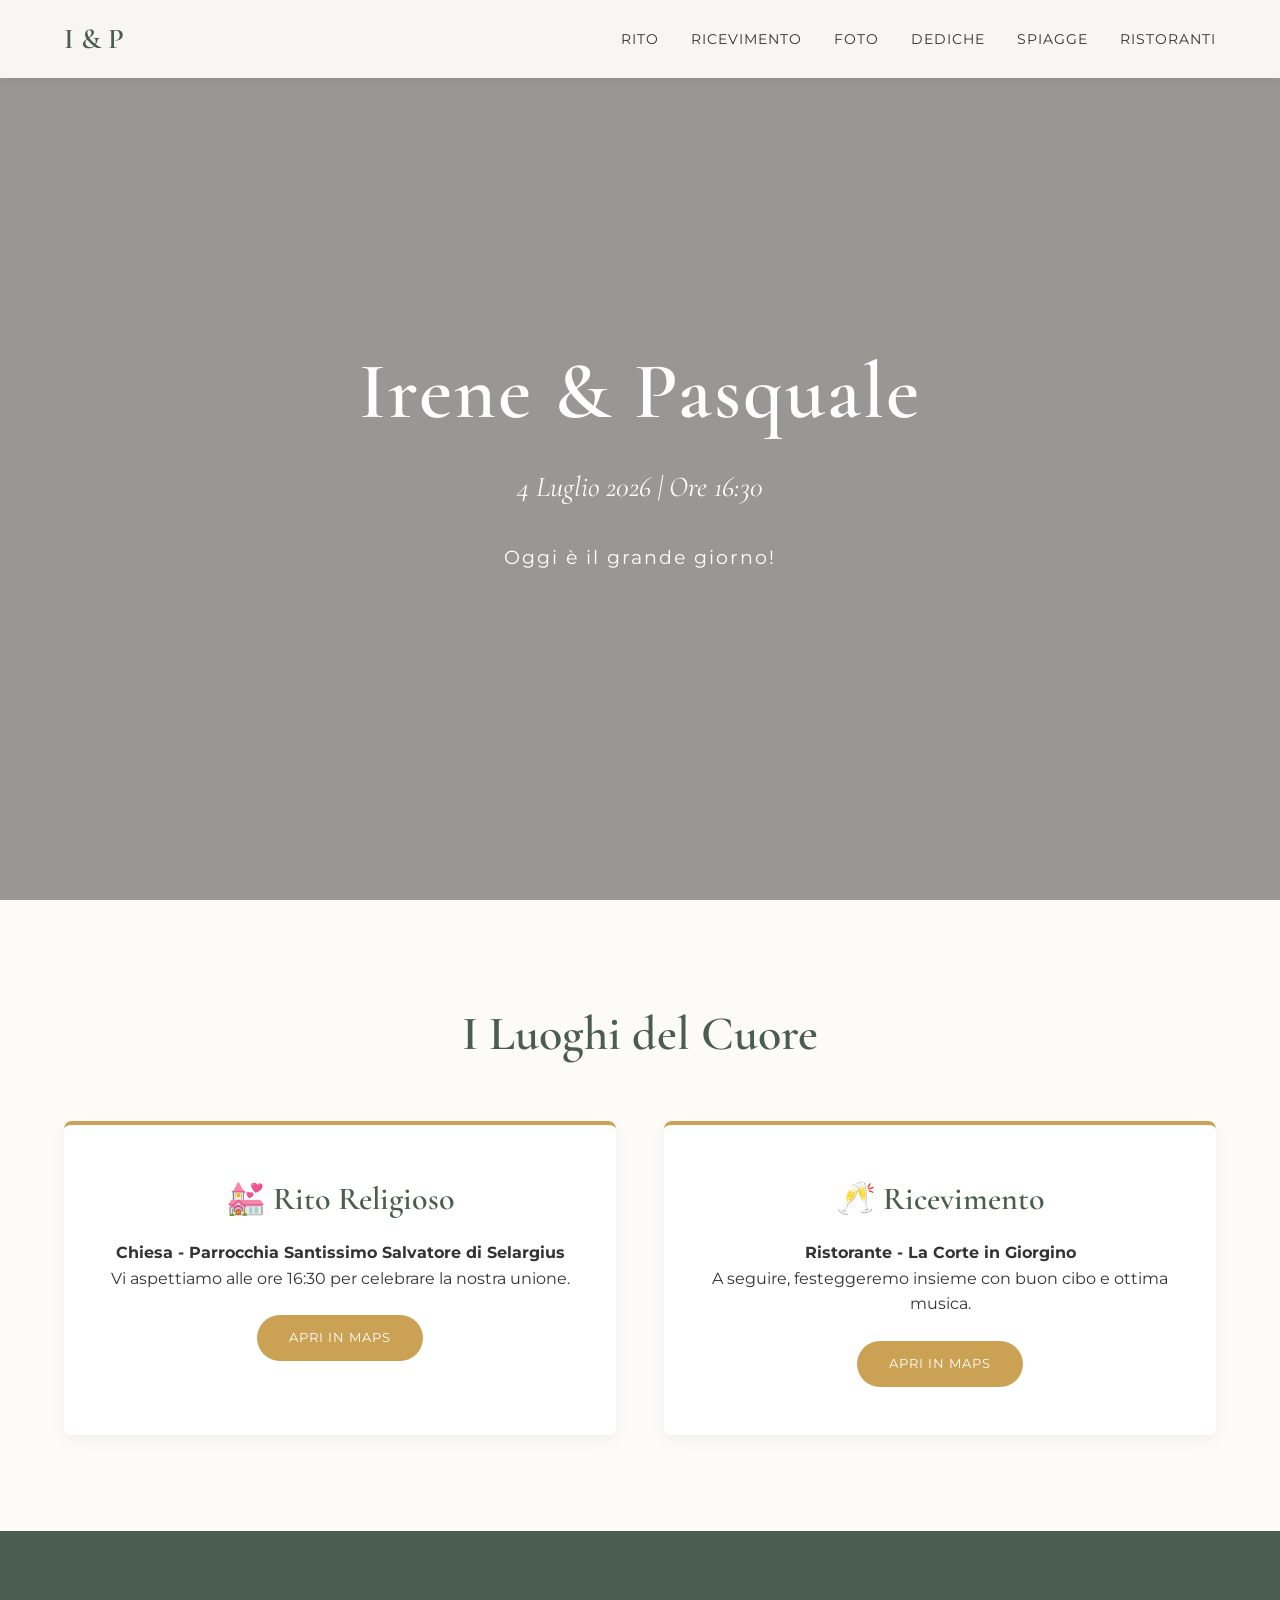
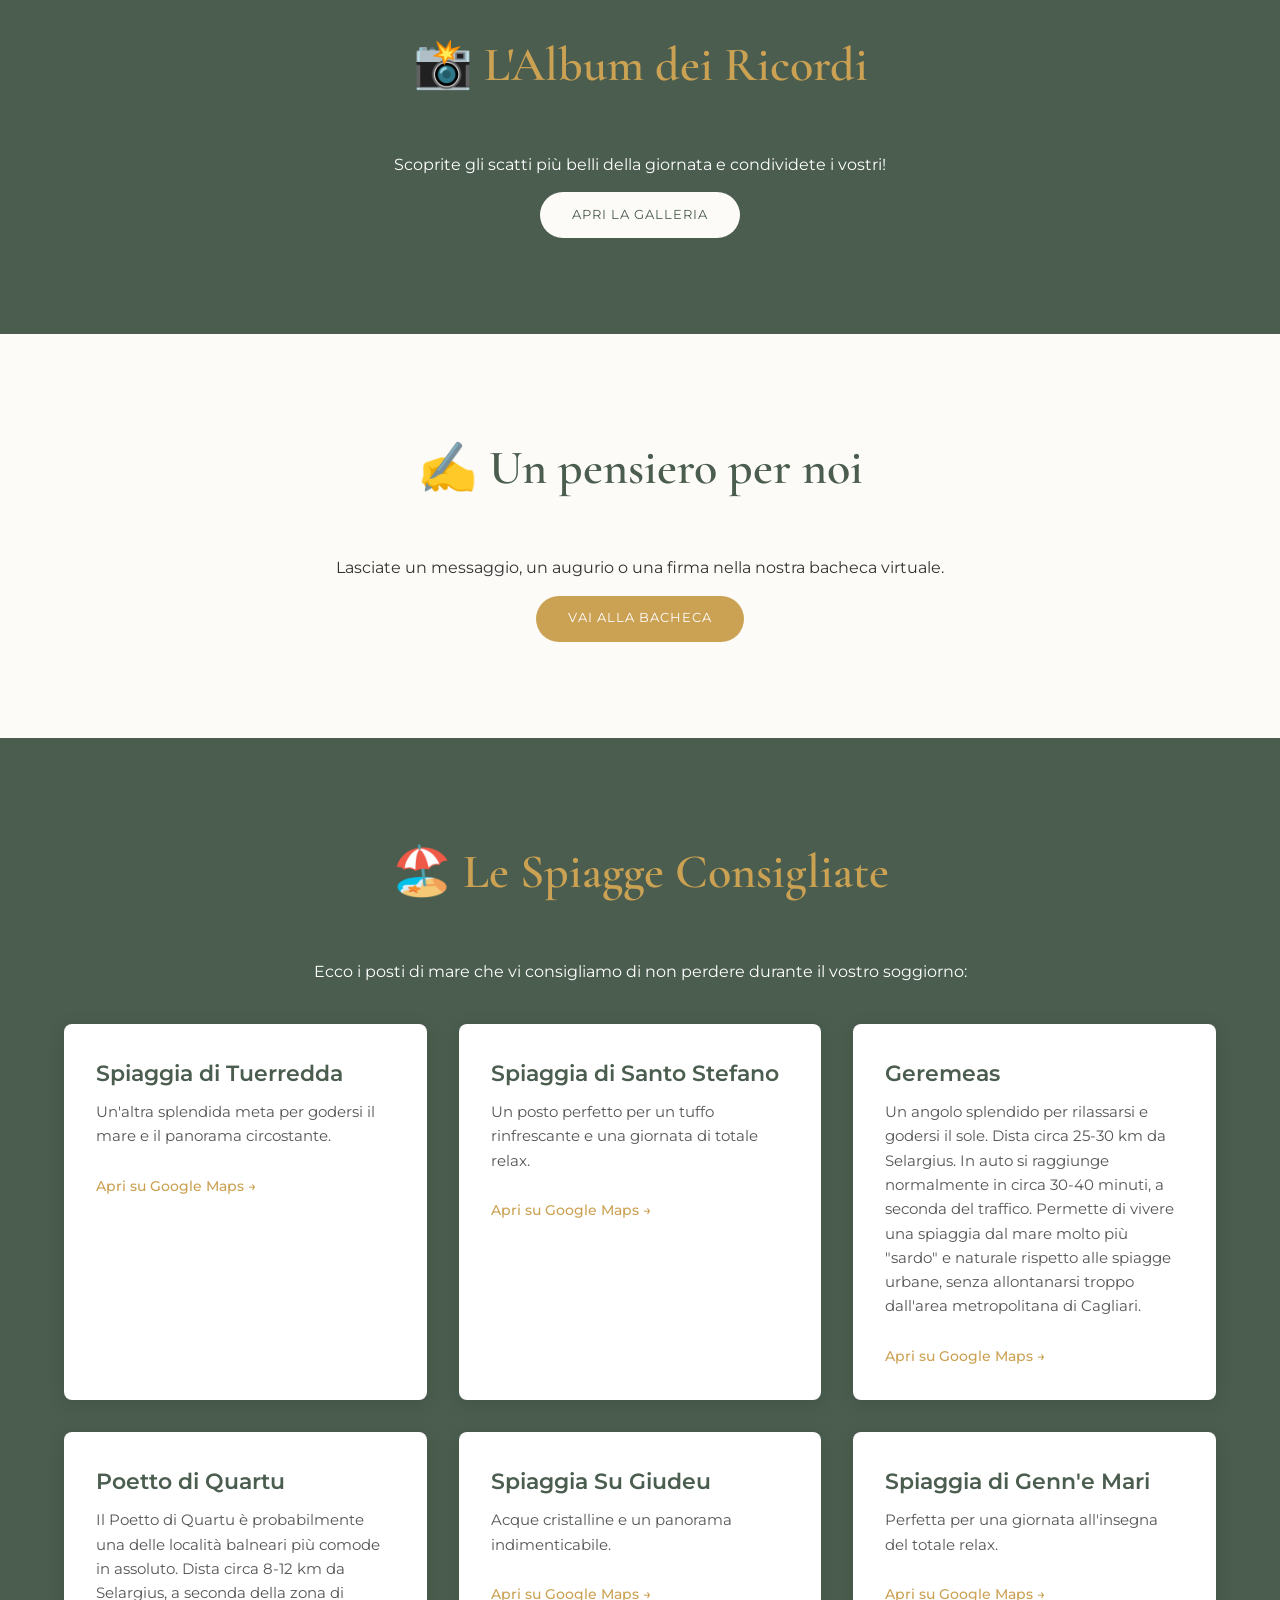
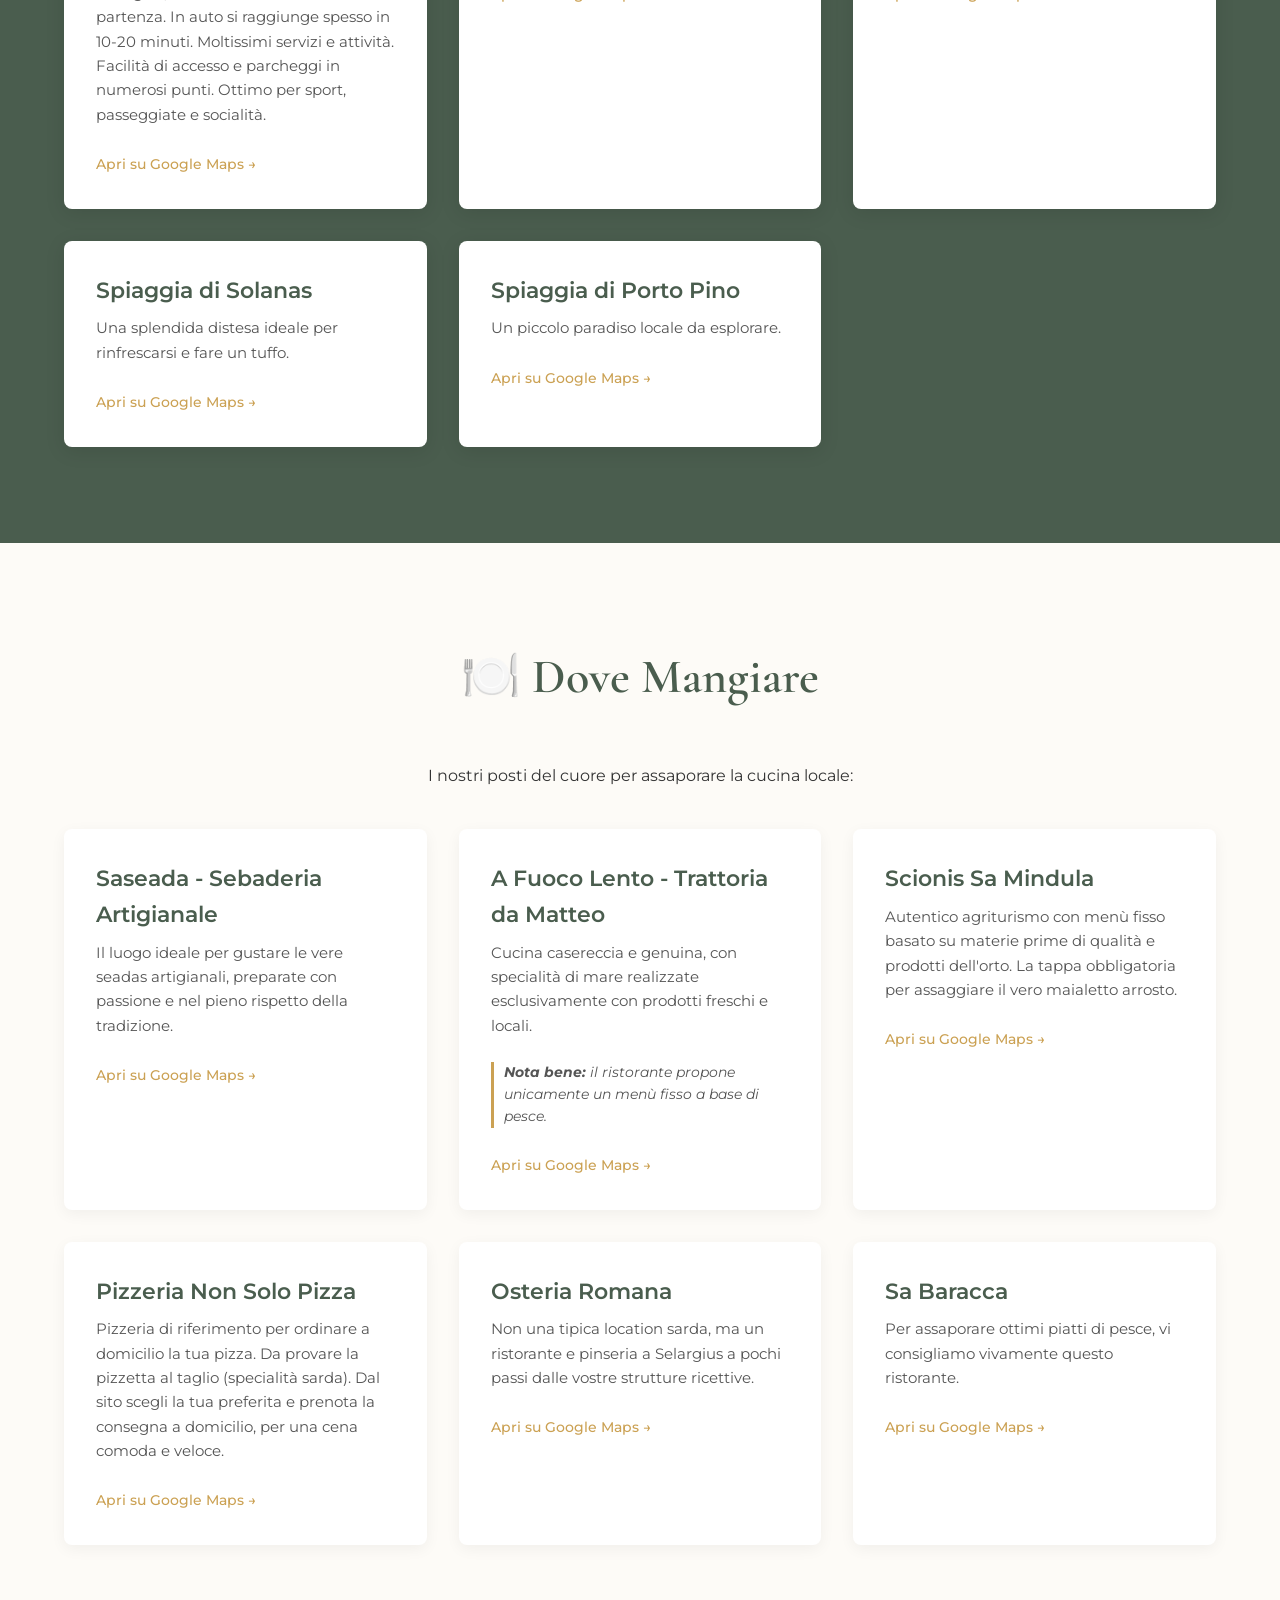
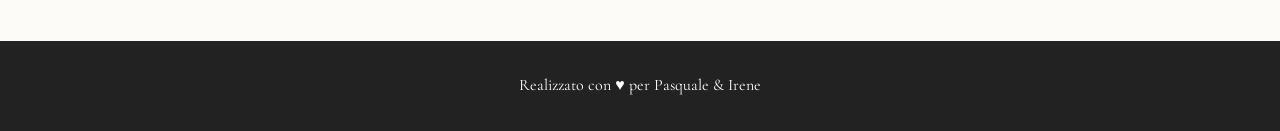
<file: index.html>
<!DOCTYPE html>
<html lang="it">
<head>
    <meta charset="UTF-8">
    <meta name="viewport" content="width=device-width, initial-scale=1.0">
    <title>Matrimonio Irene & Pasquale</title>
    <link rel="stylesheet" href="style.css">
    <link href="https://fonts.googleapis.com/css2?family=Cormorant+Garamond:ital,wght@0,400;0,600;1,400&family=Montserrat:wght@300;400;500&display=swap" rel="stylesheet">
</head>
<body>

    <nav id="navbar">
        <div class="logo">I & P</div>
        <ul class="nav-links">
            <li><a href="index.html#cerimonia">Rito</a></li>
            <li><a href="index.html#ricevimento">Ricevimento</a></li>
            <li><a href="foto.html">Foto</a></li>
            <li><a href="dediche.html">Dediche</a></li>
            <li><a href="index.html#spiagge">Spiagge</a></li>
            <li><a href="index.html#ristoranti">Ristoranti</a></li>
        </ul>
    </nav>

    <header class="hero">
        <div class="hero-content">
            <h1>Irene & Pasquale</h1>
            <p class="subtitle">4 Luglio 2026 | Ore 16:30</p>
            <div id="countdown" class="countdown"></div>
        </div>
    </header>

    <section id="cerimonia" class="section">
        <h2>I Luoghi del Cuore</h2>
        <div class="container double-column">
            
            <div class="card">
                <h3>💒 Rito Religioso</h3>
                <p><strong>Chiesa - Parrocchia Santissimo Salvatore di Selargius</strong></p>
                <p>Vi aspettiamo alle ore 16:30 per celebrare la nostra unione.</p>
                <a href="https://maps.app.goo.gl/7A8SuHtSgQFLoYvGA?g_st=iw" class="btn" target="_blank">Apri in Maps</a>
            </div>

            <div class="card" id="ricevimento">
                <h3>🥂 Ricevimento</h3>
                <p><strong>Ristorante - La Corte in Giorgino</strong></p>
                <p>A seguire, festeggeremo insieme con buon cibo e ottima musica.</p>
                <a href="https://maps.app.goo.gl/tqCPoaPsk72nyPu48?g_st=iw" class="btn" target="_blank">Apri in Maps</a>
            </div>

        </div>
    </section>

    <section id="foto" class="section dark-bg">
        <h2>📸 L'Album dei Ricordi</h2>
        <div class="container text-center">
            <p>Scoprite gli scatti più belli della giornata e condividete i vostri!</p>
            <a href="foto.html" class="btn btn-light" style="margin-top: 15px;">Apri la Galleria</a>
        </div>
    </section>

    <section class="section">
        <div class="container text-center">
            <h2>✍️ Un pensiero per noi</h2>
            <p>Lasciate un messaggio, un augurio o una firma nella nostra bacheca virtuale.</p>
            <a href="dediche.html" class="btn" style="margin-top: 15px;">Vai alla Bacheca</a>
        </div>
    </section>

    <section id="spiagge" class="section dark-bg">
        <h2>🏖️ Le Spiagge Consigliate</h2>
        <div class="container">
            <p class="text-center">Ecco i posti di mare che vi consigliamo di non perdere durante il vostro soggiorno:</p>
            
            <div class="cards-grid">
                
                <div class="card-consiglio">
                    <h3>Spiaggia di Tuerredda</h3>
                    <p>Un'altra splendida meta per godersi il mare e il panorama circostante.</p>
                    <a href="https://maps.app.goo.gl/Bn6LyCchvHPdUhnS6?g_st=iw" target="_blank" class="btn-link">Apri su Google Maps →</a>
                </div>

                <div class="card-consiglio">
                    <h3>Spiaggia di Santo Stefano</h3>
                    <p>Un posto perfetto per un tuffo rinfrescante e una giornata di totale relax.</p>
                    <a href="https://maps.app.goo.gl/yt2L62T7qrY25TKx7?g_st=iw" target="_blank" class="btn-link">Apri su Google Maps →</a>
                </div>
            
                <div class="card-consiglio">
                    <h3>Geremeas</h3>
                    <p>Un angolo splendido per rilassarsi e godersi il sole. Dista circa 25-30 km da Selargius. In auto si raggiunge normalmente in circa 30-40 minuti, a seconda del traffico. Permette di vivere una spiaggia dal mare molto più "sardo" e naturale rispetto alle spiagge urbane, senza allontanarsi troppo dall'area metropolitana di Cagliari.</p>
                    <a href="https://maps.app.goo.gl/NKtHqm1GBeDkbayM6?g_st=iw" target="_blank" class="btn-link">Apri su Google Maps →</a>
                </div>

                <div class="card-consiglio">
                    <h3>Poetto di Quartu</h3>
                    <p>Il Poetto di Quartu è probabilmente una delle località balneari più comode in assoluto. Dista circa 8-12 km da Selargius, a seconda della zona di partenza. In auto si raggiunge spesso in 10-20 minuti. Moltissimi servizi e attività. Facilità di accesso e parcheggi in numerosi punti. Ottimo per sport, passeggiate e socialità.</p>
                    <a href="https://maps.app.goo.gl/uKwve7rQeJfGjcdN9?g_st=iw" target="_blank" class="btn-link">Apri su Google Maps →</a>
                </div>

                <div class="card-consiglio">
                    <h3>Spiaggia Su Giudeu</h3>
                    <p>Acque cristalline e un panorama indimenticabile.</p>
                    <a href="https://maps.app.goo.gl/EWHRhkAZRLEbvHLa8?g_st=iw" target="_blank" class="btn-link">Apri su Google Maps →</a>
                </div>

                <div class="card-consiglio">
                    <h3>Spiaggia di Genn'e Mari</h3>
                    <p>Perfetta per una giornata all'insegna del totale relax.</p>
                    <a href="https://maps.app.goo.gl/zg65W3r7LVhrQqkp8?g_st=iw" target="_blank" class="btn-link">Apri su Google Maps →</a>
                </div>

                <div class="card-consiglio">
                    <h3>Spiaggia di Solanas</h3>
                    <p>Una splendida distesa ideale per rinfrescarsi e fare un tuffo.</p>
                    <a href="https://maps.app.goo.gl/wDWNZT6ZgFcB17de6?g_st=iw" target="_blank" class="btn-link">Apri su Google Maps →</a>
                </div>

                <div class="card-consiglio">
                    <h3>Spiaggia di Porto Pino</h3>
                    <p>Un piccolo paradiso locale da esplorare.</p>
                    <a href="https://maps.app.goo.gl/ZWvww7A1cfnHGEvG8?g_st=iw" target="_blank" class="btn-link">Apri su Google Maps →</a>
                </div>

            </div>
        </div>
    </section>

    <section id="ristoranti" class="section">
        <h2>🍽️ Dove Mangiare</h2>
        <div class="container">
            <p class="text-center">I nostri posti del cuore per assaporare la cucina locale:</p>
            
            <div class="cards-grid">
                
                <div class="card-consiglio">
                    <h3>Saseada - Sebaderia Artigianale</h3>
                    <p>Il luogo ideale per gustare le vere seadas artigianali, preparate con passione e nel pieno rispetto della tradizione.</p>
                    <a href="https://maps.app.goo.gl/XTCZu9n15U3RSqXQA?g_st=iw" target="_blank" class="btn-link">Apri su Google Maps →</a>
                </div>

                <div class="card-consiglio">
                    <h3>A Fuoco Lento - Trattoria da Matteo</h3>
                    <p>Cucina casereccia e genuina, con specialità di mare realizzate esclusivamente con prodotti freschi e locali.<br><br>
                    <span style="font-size: 0.9em; font-style: italic; color: #555; display: block; border-left: 3px solid var(--secondary-color); padding-left: 10px;">
                        <strong>Nota bene:</strong> il ristorante propone unicamente un menù fisso a base di pesce.
                    </span></p>
                    <a href="https://maps.app.goo.gl/RqQxAGWK4vjCrK7r7?g_st=iw" target="_blank" class="btn-link">Apri su Google Maps →</a>
                </div>

                <div class="card-consiglio">
                    <h3>Scionis Sa Mindula</h3>
                    <p>Autentico agriturismo con menù fisso basato su materie prime di qualità e prodotti dell'orto. La tappa obbligatoria per assaggiare il vero maialetto arrosto.</p>
                    <a href="https://maps.app.goo.gl/MSapcV2wznL1i2TR8?g_st=iw" target="_blank" class="btn-link">Apri su Google Maps →</a>
                </div>

                <div class="card-consiglio">
                    <h3>Pizzeria Non Solo Pizza</h3>
                    <p>Pizzeria di riferimento per ordinare a domicilio la tua pizza. Da provare la pizzetta al taglio (specialità sarda). Dal sito scegli la tua preferita e prenota la consegna a domicilio, per una cena comoda e veloce.</p>
                    <a href="https://maps.app.goo.gl/sJwRSrz7n72QxmPu8?g_st=iw" target="_blank" class="btn-link">Apri su Google Maps →</a>
                </div>

                <div class="card-consiglio">
                    <h3>Osteria Romana</h3>
                    <p>Non una tipica location sarda, ma un ristorante e pinseria a Selargius a pochi passi dalle vostre strutture ricettive.</p>
                    <a href="https://maps.app.goo.gl/eGpGRK6ErCPGZ1kR8?g_st=iw" target="_blank" class="btn-link">Apri su Google Maps →</a>
                </div>

                <div class="card-consiglio">
                    <h3>Sa Baracca</h3>
                    <p>Per assaporare ottimi piatti di pesce, vi consigliamo vivamente questo ristorante.</p>
                    <a href="https://maps.app.goo.gl/BHo2vj8FEHmht5ebA?g_st=iw" target="_blank" class="btn-link">Apri su Google Maps →</a>
                </div>

            </div>
        </div>
    </section>

    <footer>
        <p>Realizzato con ♥ per Pasquale & Irene</p>
    </footer>

    <script src="script.js"></script>
</body>
</html>
</file>
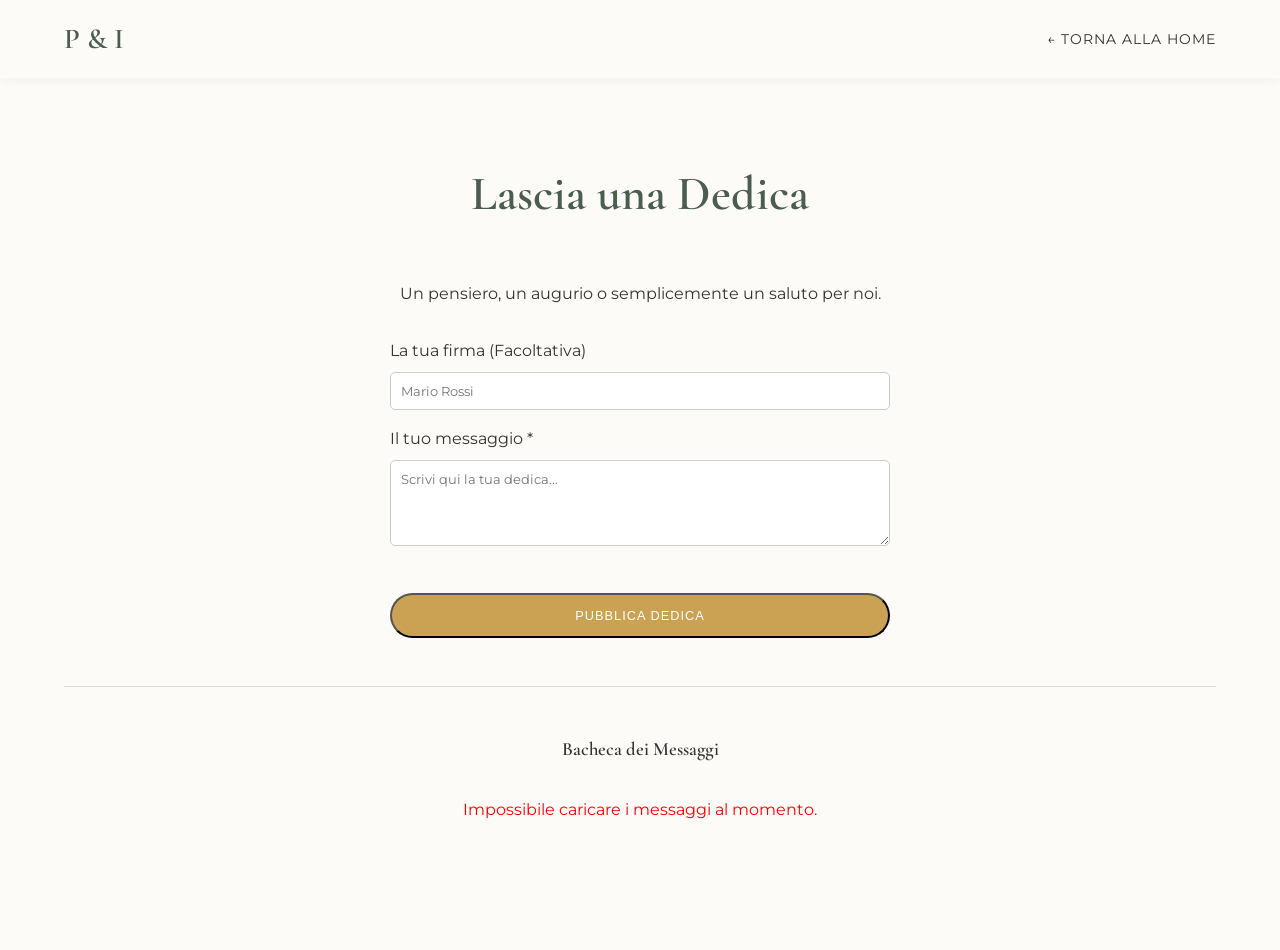
<file: dediche.html>
<!DOCTYPE html>
<html lang="it">
<head>
    <meta charset="UTF-8">
    <meta name="viewport" content="width=device-width, initial-scale=1.0">
    <title>Bacheca Dediche - Pasquale & Irene</title>
    <link rel="stylesheet" href="style.css">
    <link href="https://fonts.googleapis.com/css2?family=Cormorant+Garamond:ital,wght@0,400;0,600;1,400&family=Montserrat:wght@300;400;500&display=swap" rel="stylesheet">
</head>
<body>

    <nav id="navbar" style="padding: 1rem 5%;">
        <div class="logo">P & I</div>
        <ul class="nav-links">
            <li><a href="index.html">← Torna alla Home</a></li>
        </ul>
    </nav>

    <section class="section" style="margin-top: 60px;">
        <h2>Lascia una Dedica</h2>
        <div class="container text-center">
            <p>Un pensiero, un augurio o semplicemente un saluto per noi.</p>
            
            <form id="form-dedica" class="form-container" style="max-width: 500px; margin: 2rem auto; text-align: left;">
                <div style="margin-bottom: 1rem;">
                    <label for="nome" style="display:block; margin-bottom: 0.5rem; font-family: var(--font-text);">La tua firma (Facoltativa)</label>
                    <input type="text" id="nome" placeholder="Mario Rossi" style="width: 100%; padding: 10px; border-radius: 5px; border: 1px solid #ccc; font-family: var(--font-text);">
                </div>
                <div style="margin-bottom: 1rem;">
                    <label for="messaggio" style="display:block; margin-bottom: 0.5rem; font-family: var(--font-text);">Il tuo messaggio *</label>
                    <textarea id="messaggio" rows="4" placeholder="Scrivi qui la tua dedica..." required style="width: 100%; padding: 10px; border-radius: 5px; border: 1px solid #ccc; font-family: var(--font-text); resize: vertical;"></textarea>
                </div>
                <button type="submit" class="btn" id="btn-invia" style="width: 100%;">Pubblica Dedica</button>
                <p id="form-status" style="margin-top: 10px; font-weight: bold; text-align: center;"></p>
            </form>

            <hr style="margin: 3rem 0; border: 0; border-top: 1px solid #ddd;">

            <h3>Bacheca dei Messaggi</h3>
            <div id="bacheca-container" style="display: flex; flex-direction: column; gap: 1.5rem; max-width: 600px; margin: 2rem auto; text-align: left;">
                <p id="loading-dediche">Caricamento messaggi in corso...</p>
            </div>
        </div>
    </section>

    <script src="script.js"></script>
</body>
</html>
</file>
<file: style.css>
/* Variabili CSS per la palette colori */
:root {
    --primary-color: #4a5d4e; 
    --secondary-color: #cba153; 
    --bg-light: #fdfbf7; 
    --text-dark: #333333;
    --text-light: #ffffff;
}

* { margin: 0; padding: 0; box-sizing: border-box; }
html { scroll-behavior: smooth; }

body {
    font-family: 'Montserrat', sans-serif;
    color: var(--text-dark);
    background-color: var(--bg-light);
    line-height: 1.6;
}

h1, h2, h3, h4, .logo {
    font-family: 'Cormorant Garamond', serif;
    font-weight: 600;
}

/* Navigazione */
#navbar {
    position: fixed; top: 0; width: 100%;
    background: rgba(253, 251, 247, 0.95);
    padding: 1rem 5%;
    display: flex; justify-content: space-between; align-items: center;
    z-index: 1000; box-shadow: 0 2px 10px rgba(0,0,0,0.05); transition: 0.3s;
}

.logo { font-size: 1.8rem; color: var(--primary-color); }
.nav-links { list-style: none; display: flex; gap: 2rem; }
.nav-links a { text-decoration: none; color: var(--text-dark); font-size: 0.9rem; text-transform: uppercase; letter-spacing: 1px; transition: 0.3s; }
.nav-links a:hover { color: var(--secondary-color); }

/* Hero Section */
.hero {
    height: 100vh;
    background: linear-gradient(rgba(0,0,0,0.4), rgba(0,0,0,0.4)), url('https://images.unsplash.com/photo-1519741497674-611481863552?ixlib=rb-1.2.1&auto=format&fit=crop&w=1920&q=80') center/cover;
    display: flex; align-items: center; justify-content: center;
    text-align: center; color: var(--text-light);
}

.hero h1 { font-size: 5rem; margin-bottom: 0.5rem; letter-spacing: 2px; }
.hero .subtitle { font-size: 1.8rem; font-style: italic; font-family: 'Cormorant Garamond', serif; }
.countdown { margin-top: 2rem; font-size: 1.2rem; letter-spacing: 2px; }

/* Sezioni e Container */
.section { padding: 6rem 5%; }
.section h2 { text-align: center; font-size: 3rem; color: var(--primary-color); margin-bottom: 3rem; }
.container { max-width: 1200px; margin: 0 auto; }
.text-center { text-align: center; }

.dark-bg { background-color: var(--primary-color); color: var(--text-light); }
.dark-bg h2 { color: var(--secondary-color); }

/* Layout Colonne (Luoghi) */
.double-column { display: flex; gap: 3rem; flex-wrap: wrap; }
.card {
    flex: 1; min-width: 300px; background: #fff; padding: 3rem 2rem;
    text-align: center; border-radius: 8px; box-shadow: 0 4px 15px rgba(0,0,0,0.05);
    border-top: 4px solid var(--secondary-color); color: var(--text-dark);
}
.card h3 { font-size: 2rem; margin-bottom: 1rem; color: var(--primary-color); }

/* Layout Griglia (Consigli) */
.grid-2 {
    display: grid;
    grid-template-columns: repeat(auto-fit, minmax(280px, 1fr));
    gap: 2rem; margin-top: 3rem;
}
.tip-card { padding: 2.5rem; background: #fff; border: 1px solid #eee; border-radius: 8px; box-shadow: 0 2px 10px rgba(0,0,0,0.02); }
.tip-card h4 { color: var(--secondary-color); font-size: 1.5rem; margin-bottom: 0.8rem; }

/* Pulsanti e Immagini */
.btn {
    display: inline-block; padding: 0.8rem 2rem; background-color: var(--secondary-color);
    color: var(--text-light); text-decoration: none; border-radius: 30px;
    text-transform: uppercase; font-size: 0.8rem; letter-spacing: 1px;
    transition: 0.3s; margin-top: 1.5rem;
}
.btn:hover { background-color: #b58d45; }
.btn-light { background-color: var(--bg-light); color: var(--primary-color); }
.btn-light:hover { background-color: #eee; }
.btn-small { padding: 0.6rem 1.5rem; font-size: 0.75rem; margin-top: 1rem; }

.qr-container { margin: 2rem 0; }
.qr-code { border: 10px solid #fff; border-radius: 8px; max-width: 100%; height: auto; }

/* Galleria Foto Dinamica */
.gallery-grid {
    display: grid;
    grid-template-columns: repeat(auto-fill, minmax(250px, 1fr));
    gap: 15px;
    margin-top: 3rem;
}

.gallery-item {
    position: relative;
    overflow: hidden;
    border-radius: 8px;
    box-shadow: 0 4px 10px rgba(0,0,0,0.15);
    aspect-ratio: 1 / 1;
}

.gallery-item img {
    width: 100%;
    height: 100%;
    object-fit: cover;
    transition: transform 0.5s ease;
}

.gallery-item:hover img { transform: scale(1.08); }

footer { text-align: center; padding: 2rem; background: #222; color: #fff; font-family: 'Cormorant Garamond', serif; }

/* ======== RESPONSIVE DESIGN (SMARTPHONE) ======== */
@media (max-width: 768px) {
    #navbar { flex-direction: column; padding: 1rem; }
    .nav-links { margin-top: 1rem; gap: 1rem; flex-wrap: wrap; justify-content: center; }
    
    .hero h1 { font-size: 3rem; }
    .hero .subtitle { font-size: 1.4rem; }
    .countdown { font-size: 1rem; }
    
    .section { padding: 4rem 5%; }
    .section h2 { font-size: 2.2rem; margin-bottom: 2rem; }
    
    .double-column { gap: 2rem; }
    .card { padding: 2rem 1.5rem; }
    
    .gallery-grid {
        grid-template-columns: repeat(auto-fill, minmax(140px, 1fr));
        gap: 8px;
    }
}

@media (max-width: 480px) {
    .hero h1 { font-size: 2.5rem; }
    .nav-links { gap: 0.8rem; }
    .nav-links a { font-size: 0.8rem; }
    .btn { padding: 0.7rem 1.5rem; font-size: 0.75rem; }
}
/* ======== STILI LIGHTBOX (FOTO INGRANDITA) ======== */
.gallery-item {
    cursor: pointer; /* Fa capire che la foto si può cliccare */
}

.lightbox {
    display: none; /* Nascosto di default */
    position: fixed;
    z-index: 9999; /* Sta sopra a tutto il resto */
    left: 0;
    top: 0;
    width: 100%;
    height: 100%;
    background-color: rgba(0, 0, 0, 0.85); /* Sfondo nero semitrasparente */
    backdrop-filter: blur(5px); /* Sfoca leggermente lo sfondo */
}

.lightbox-content {
    margin: auto;
    display: block;
    max-width: 90%;
    max-height: 85vh; /* Non supera mai l'altezza dello schermo */
    margin-top: 5vh;
    border-radius: 8px;
    box-shadow: 0 4px 20px rgba(0,0,0,0.5);
    animation: zoomIn 0.3s ease;
}

/* Tasto di chiusura "X" */
.close-lightbox {
    position: absolute;
    top: 20px;
    right: 35px;
    color: #f1f1f1;
    font-size: 40px;
    font-weight: bold;
    transition: 0.3s;
    cursor: pointer;
}

.close-lightbox:hover {
    color: var(--secondary-color);
}

/* Animazione di entrata fluida */
@keyframes zoomIn {
    from {transform: scale(0.9); opacity: 0;}
    to {transform: scale(1); opacity: 1;}
}

/* Adatta la X sugli smartphone */
@media (max-width: 768px) {
    .close-lightbox {
        top: 10px;
        right: 20px;
    }
}
/* ======== GRIGLIA CONSIGLI (SPIAGGE E RISTORANTI) ======== */
.cards-grid {
    display: grid;
    grid-template-columns: repeat(auto-fit, minmax(280px, 1fr));
    gap: 2rem;
    margin-top: 2.5rem;
}

.card-consiglio {
    background: #ffffff;
    padding: 2rem;
    border-radius: 8px;
    box-shadow: 0 4px 15px rgba(0, 0, 0, 0.05);
    text-align: left;
    transition: transform 0.3s ease, box-shadow 0.3s ease;
}

/* Se la card si trova dentro una sezione scura, adattiamo lo sfondo interno */
.dark-bg .card-consiglio {
    background: #ffffff; 
    box-shadow: 0 4px 20px rgba(0, 0, 0, 0.1);
}

.card-consiglio:hover {
    transform: translateY(-5px);
    box-shadow: 0 6px 20px rgba(0, 0, 0, 0.08);
}

.card-consiglio h3 {
    font-family: var(--font-title);
    font-size: 1.4rem;
    margin-bottom: 0.5rem;
    color: var(--primary-color);
}

.card-consiglio p {
    font-family: var(--font-text);
    font-size: 0.95rem;
    color: #555;
    margin-bottom: 1.5rem;
    line-height: 1.6;
}

.btn-link {
    font-family: var(--font-text);
    font-weight: 500;
    color: var(--secondary-color);
    text-decoration: none;
    font-size: 0.9rem;
    transition: color 0.2s ease;
}

.btn-link:hover {
    text-decoration: underline;
}
</file>
